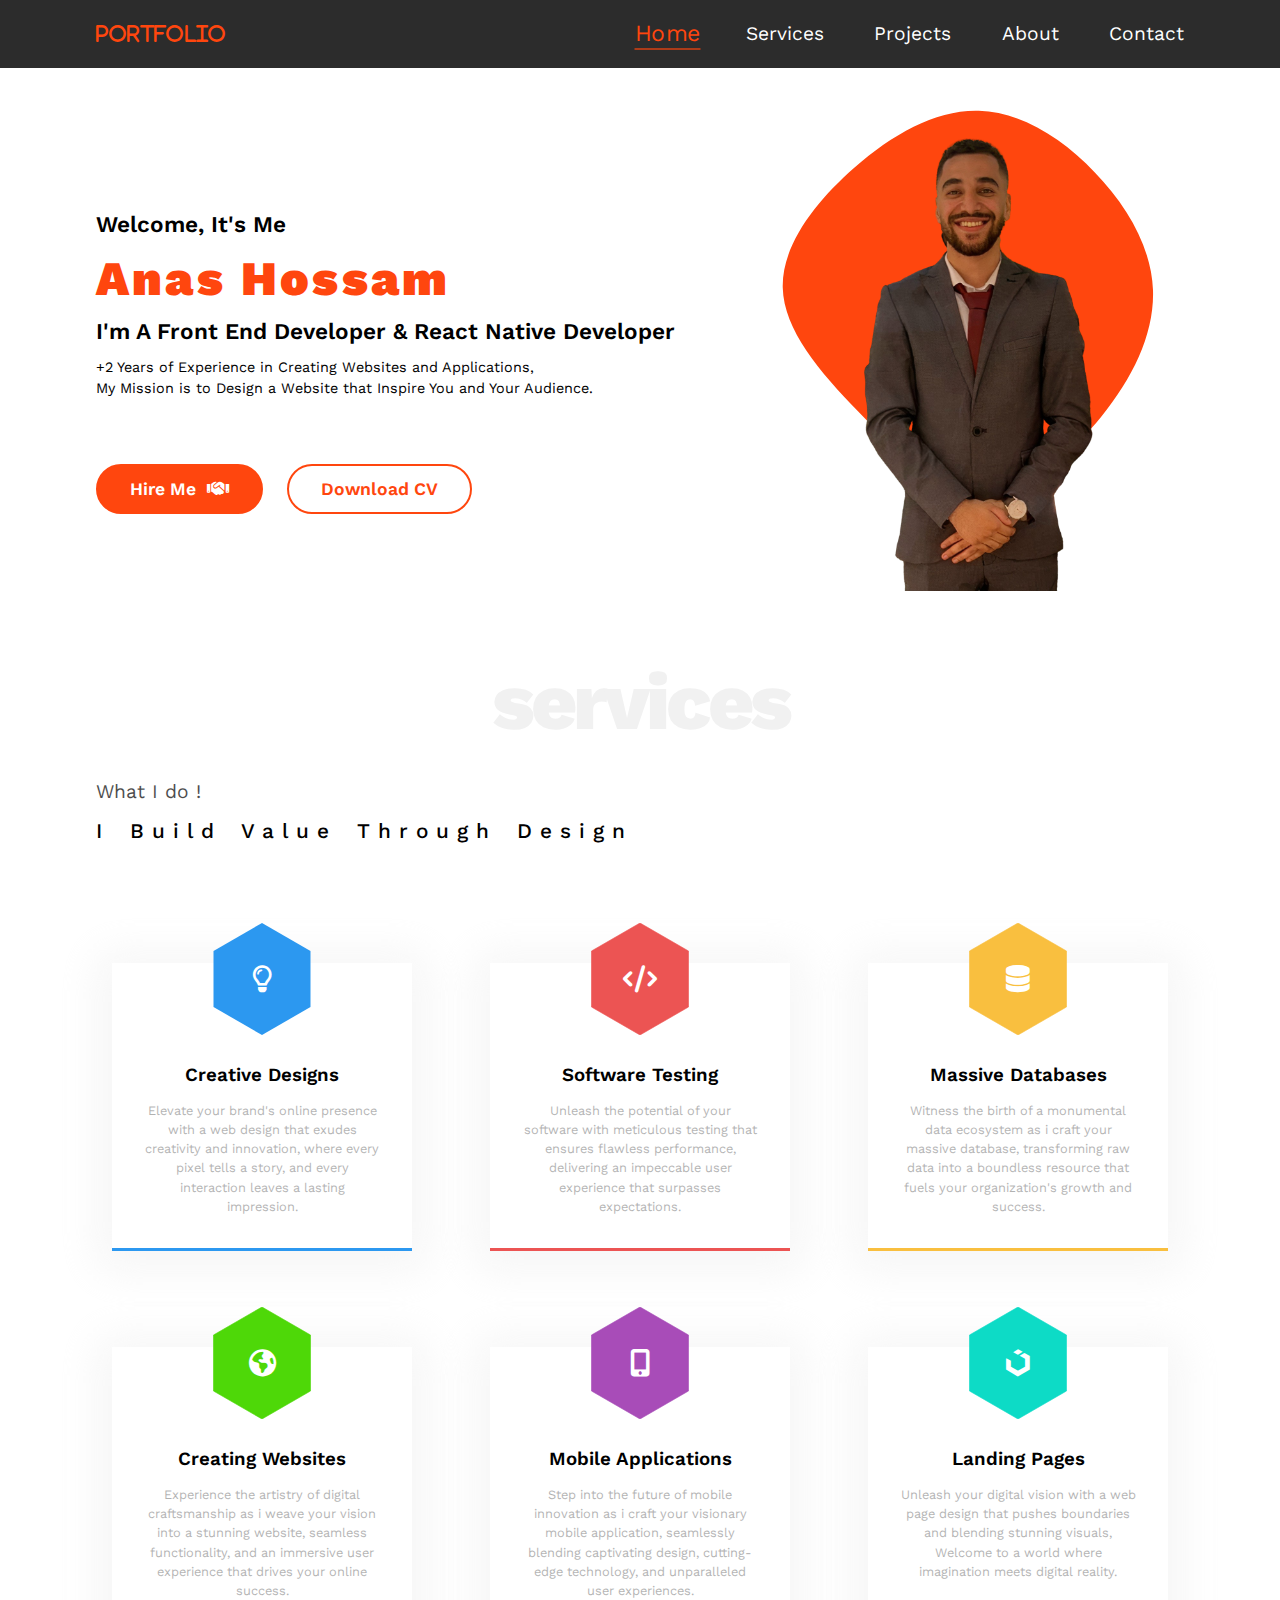
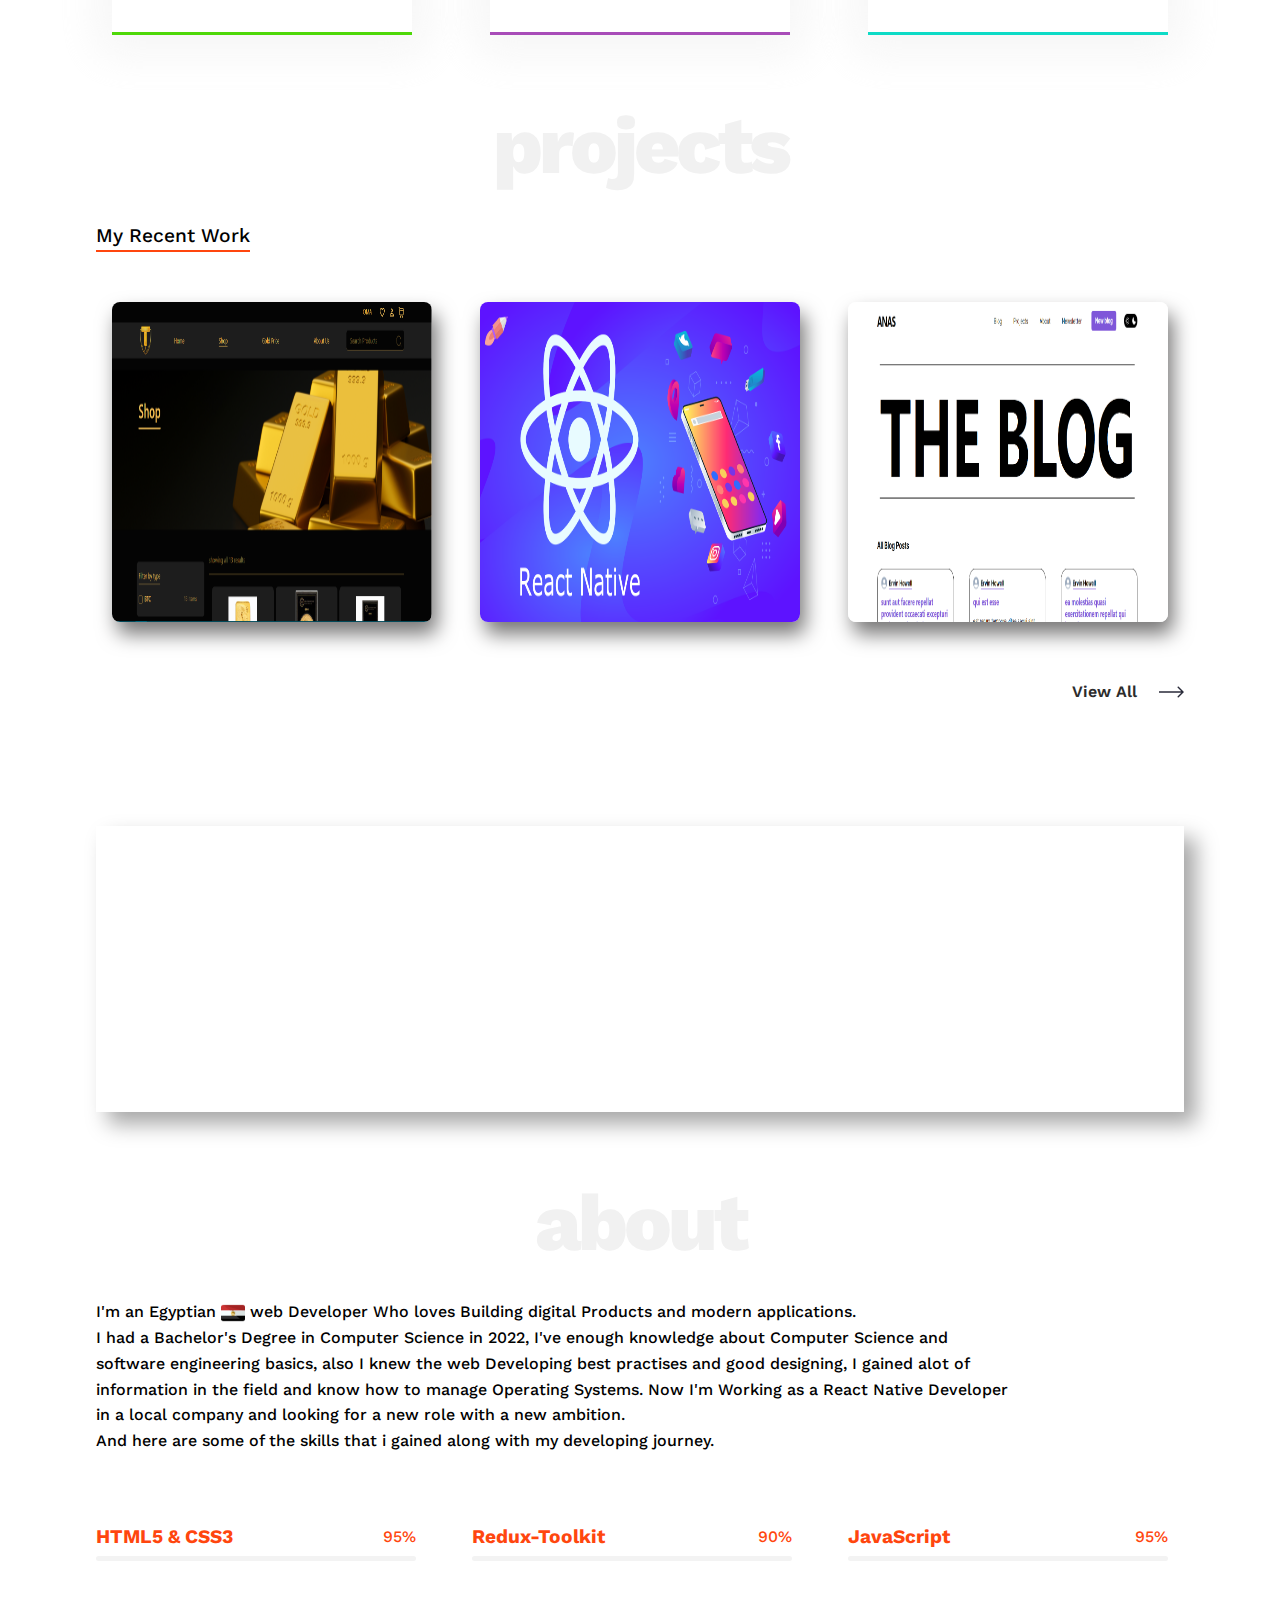
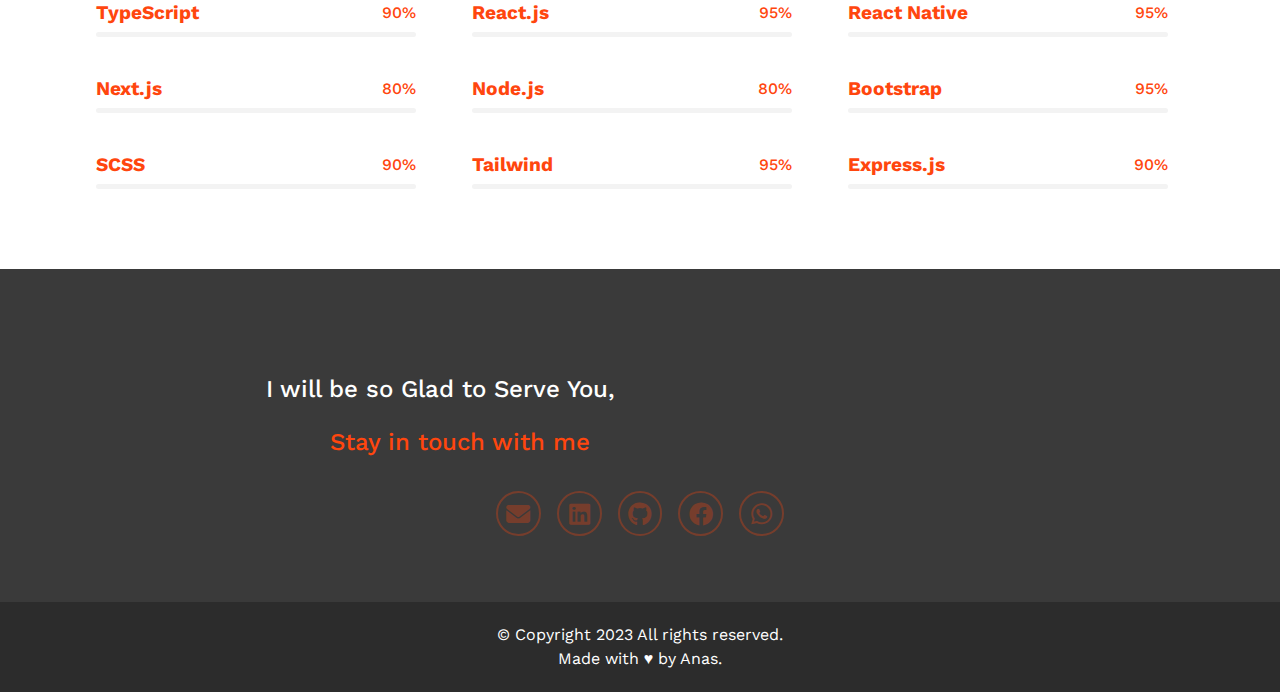
<file: index.html>
<!DOCTYPE html>
<html lang="en">

<head>
    <meta charset="UTF-8">
    <meta http-equiv="X-UA-Compatible" content="IE=edge">
    <meta name="viewport" content="width=device-width, initial-scale=1.0">
    <link rel="stylesheet" href="assets/css/all.min.css">
    <link rel="preconnect" href="https://fonts.googleapis.com">
    <link rel="preconnect" href="https://fonts.gstatic.com" crossorigin>
    <link href="https://fonts.googleapis.com/css2?family=Work+Sans:wght@400;500;600;700;800&display=swap" rel="stylesheet">
    <title>Portfolio</title>
    <link rel="stylesheet" href="assets/css/index.css">
</head>

<body>
    <!-- navbar -->
    <nav>
        <div class="container">
            <div class="bar">
                <a href="#home" class="logo fa-brands">
                    Portfolio
                </a>
                <i id="burger-menu" class="fa-solid fa-bars" onclick="toggle()"></i>
                <ul class="menu">
                    <li><a class="nav__link active" href="#home">home</a></li>
                    <li><a class="nav__link" href="#services">services</a></li>
                    <li><a class="nav__link" href="#projects">projects</a></li>
                    <li><a class="nav__link" href="#about">about</a></li>
                    <li><a class="nav__link" href="#contact">contact</a></li>
                </ul>
            </div>
        </div>
    </nav>
    <!-- end navbar -->

    <main>
        <!-- header -->
        <header id="home" class="home section">
            <div class="container">
                <div class="home-content">
                    <div class="home-about">
                        <p class="hi">welcome, it's me</p>
                        <h1 class="myName">anas hossam</h1>
                        <p class="myJob">i'm a front end developer & react native developer</p>
                        <p class="small-about">+2 Years of Experience in Creating Websites and Applications, <br> My Mission is to
                            Design a Website that Inspire You and Your Audience.</p>
                        <div class="btns">
                            <a href="mailto:anas1062000@gmail.com" class="hire-btn btn">hire me <i
                                    class="fa-solid fa-handshake"></i></a>
                            <a href="./assets/resume/Anas-Hossam-CV.pdf" class="download-btn btn" download>download CV</a>
                        </div>
                    </div>
                    <div class="the-img">
                        <div class="my-img">
                            <img src="assets/images/Me_auto_x2-removebg.png" alt="my image">
                        </div>
                    </div>
                </div>
            </div>
        </header>
        <!-- end header -->

        <!-- services -->
        <section id="services" class="services section">
            <div class="container">
                <p class="section-title">services</p>
                <div class="services-content">
                    <p class="do">What I do !</p>
                    <p class="doing">i build value through design</p>
                    <div class="services-cards">
                        <div class="card card1">
                            <div class="hexagon hexagon1">
                                <img src="./assets/images/hexagon-svgrepo-com.svg" alt="">
                                <i class="fa-regular fa-lightbulb"></i>
                            </div>
                            <h3>Creative Designs</h3>
                            <p>Elevate your brand's online presence with a web design that exudes creativity and innovation, where
                                every pixel tells a story, and every interaction leaves a lasting impression.</p>
                        </div>
                        <div class="card card2">
                            <div class="hexagon hexagon2">
                                <img src="./assets/images/hexagon-svgrepo-com1.svg" alt="">
                                <i class="services fa fa-code"></i>
                            </div>
                            <h3>Software Testing</h3>
                            <p>Unleash the potential of your software with meticulous testing that ensures flawless performance,
                                delivering an impeccable user experience that surpasses expectations.</p>
                        </div>
                        <div class="card card3">
                            <div class="hexagon hexagon3">
                                <img src="./assets/images/hexagon-svgrepo-com2.svg" alt="">
                                <i class="fa-solid fa-database"></i>
                            </div>
                            <h3>Massive Databases</h3>
                            <p>Witness the birth of a monumental data ecosystem as i craft your massive database, transforming raw
                                data into a boundless resource that fuels your organization's growth and success.</p>
                        </div>
                        <div class="card card4">
                            <div class="hexagon hexagon4">
                                <img src="./assets/images/hexagon-svgrepo-com3.svg" alt="">
                                <i class="fa-solid fa-earth-americas"></i>
                            </div>
                            <h3>Creating Websites</h3>
                            <p>Experience the artistry of digital craftsmanship as i weave your vision into a stunning website,
                                seamless functionality, and an immersive user experience that drives your online success.</p>
                        </div>
                        <div class="card card5">
                            <div class="hexagon hexagon5">
                                <img src="./assets/images/hexagon-svgrepo-com4.svg" alt="">
                                <i class="fa-solid fa-mobile-screen-button"></i>
                            </div>
                            <h3>Mobile Applications</h3>
                            <p>Step into the future of mobile innovation as i craft your visionary mobile application, seamlessly
                                blending captivating design, cutting-edge technology, and unparalleled user experiences.</p>
                        </div>
                        <div class="card card6">
                            <div class="hexagon hexagon6">
                                <img src="./assets/images/hexagon-svgrepo-com5.svg" alt="">
                                <i class="fa-brands fa-uikit"></i>
                            </div>
                            <h3>Landing Pages</h3>
                            <p>Unleash your digital vision with a web page design that pushes boundaries and blending stunning
                                visuals, Welcome to a world where imagination meets digital reality.</p>
                        </div>
                    </div>
                </div>
            </div>
        </section>
        <!-- end services -->

        <!-- projects -->
        <section id="projects" class="projects section">
            <div class="container">
                <p class="section-title">projects</p>
                <p class="work">My Recent Work</p>
                <div class="projects-boxes">
                    <div class="box1 box">
                        <div class="box-overlay">
                            <h4>gold Website <span class="technology">React.js</span></h4>
                            <div class="box-icons">
                                <a href="https://trejars.com" title="overview" class="fa-sharp fa-regular fa-eye"></a>
                                <a href="#" target="_blank" title="source code" class="fa-solid fa-code"></a>
                            </div>
                        </div>
                    </div>
                    <div class="box2 box">
                        <div class="box-overlay">
                            <h4>Estbn App <span class="technology">React Native</span></h4>
                            <div class="box-icons">
                                <a href="https://drive.google.com/drive/folders/1g3XVho7hbfkR7Me4druW7a6pYAfLFnm1?usp=drive_link"
                                    title="overview" class="fa-sharp fa-regular fa-eye"></a>
                                <a href="#" target="_blank" title="source code" class="fa-solid fa-code"></a>
                            </div>
                        </div>
                    </div>
                    <div class="box3 box">
                        <div class="box-overlay">
                            <h4>The Blog <span class="technology">Next.js/TS/Chakra UI</span></h4>
                            <div class="box-icons">
                                <a href="https://anas-blog-azure.vercel.app/" target="_blank" title="overview"
                                    class="fa-sharp fa-regular fa-eye"></a>
                                <a href="https://github.com/Anas610/ANAS-Blog" target="_blank" title="source code"
                                    class="fa-solid fa-code"></a>
                            </div>
                        </div>
                    </div>
                </div>
                <a href="./pages/all_projects.html" class="view">View All
                    <div>
                        <img src="assets/images/Arrow-right.png" alt="Arrow right">
                    </div>
                </a>
                <div class="done-prjects">
                    <div class="done">
                        <i class="fa-solid fa-laptop-code"></i>
                        <p class="p1">projects</p>
                        <p class="p2" data-goal="137">0</p>
                    </div>
                    <div class="done">
                        <i class="fa-solid fa-users"></i>
                        <p class="p1">Clients</p>
                        <p class="p2" data-goal="105">0</p>
                    </div>
                    <div class="done">
                        <i class="fa-solid fa-clock"></i>
                        <p class="p1">Working Hours</p>
                        <p class="p2" data-goal="460">0</p>
                    </div>
                    <div class="done">
                        <i class="fa-solid fa-mug-hot"></i>
                        <p class="p1">Cups of Coffee</p>
                        <p class="p2" data-goal="298">0</p>
                    </div>
                </div>
            </div>
        </section>
        <!-- end projects -->

        <!-- about -->
        <section id="about" class="about section">
            <div class="container">
                <p class="section-title">about</p>
                <p class="about-me">I'm an Egyptian <span class="flag"><img src="assets/images/egypt.png" alt="egypt flag"></span>
                    web Developer Who loves Building digital
                    Products and modern applications.
                </p>
                <p class="about-me2">I had a Bachelor's Degree in Computer Science in 2022, I've enough knowledge about Computer
                    Science and software engineering basics, also I knew the web Developing best practises and good designing, I gained alot of
                    information in the field and know how to manage Operating Systems.
                    Now I'm Working as a React Native Developer in a local company and looking for a new role with a new ambition. <br>
                    And here are some of the skills that i gained along with my developing journey.</p>
                <div class="skills-rating">
                    <div class="rate1 rate">
                        <div class="d-flex">
                            <p class="skill__title">HTML5 & CSS3</p>
                            <p class="skill__percentage">95%</p>
                        </div>
                        <div class="skill__range">
                            <span data-width="95%"></span>
                        </div>
                    </div>
                    <div class="rate2 rate">
                        <div class="d-flex">
                            <p class="skill__title">Redux-Toolkit</p>
                            <p class="skill__percentage">90%</p>
                        </div>
                        <div class="skill__range">
                            <span data-width="90%"></span>
                        </div>
                    </div>
                    <div class="rate3 rate">
                        <div class="d-flex">
                            <p class="skill__title">JavaScript</p>
                            <p class="skill__percentage">95%</p>
                        </div>
                        <div class="skill__range">
                            <span data-width="95%"></span>
                        </div>
                    </div>
                    <div class="rate4 rate">
                        <div class="d-flex">
                            <p class="skill__title">TypeScript</p>
                            <p class="skill__percentage">90%</p>
                        </div>
                        <div class="skill__range">
                            <span data-width="90%"></span>
                        </div>
                    </div>
                    <div class="rate5 rate">
                        <div class="d-flex">
                            <p class="skill__title">React.js</p>
                            <p class="skill__percentage">95%</p>
                        </div>
                        <div class="skill__range">
                            <span data-width="95%"></span>
                        </div>
                    </div>
                    <div class="rate6 rate">
                        <div class="d-flex">
                            <p class="skill__title">React Native</p>
                            <p class="skill__percentage">95%</p>
                        </div>
                        <div class="skill__range">
                            <span data-width="95%"></span>
                        </div>
                    </div>
                    <div class="rate7 rate">
                        <div class="d-flex">
                            <p class="skill__title">Next.js</p>
                            <p class="skill__percentage">80%</p>
                        </div>
                        <div class="skill__range">
                            <span data-width="80%"></span>
                        </div>
                    </div>
                    <div class="rate8 rate">
                        <div class="d-flex">
                            <p class="skill__title">Node.js</p>
                            <p class="skill__percentage">80%</p>
                        </div>
                        <div class="skill__range">
                            <span data-width="80%"></span>
                        </div>
                    </div>
                    <div class="rate9 rate">
                        <div class="d-flex">
                            <p class="skill__title">Bootstrap</p>
                            <p class="skill__percentage">95%</p>
                        </div>
                        <div class="skill__range">
                            <span data-width="95%"></span>
                        </div>
                    </div>
                    <div class="rate10 rate">
                        <div class="d-flex">
                            <p class="skill__title">SCSS</p>
                            <p class="skill__percentage">90%</p>
                        </div>
                        <div class="skill__range">
                            <span data-width="90%"></span>
                        </div>
                    </div>
                    <div class="rate11 rate">
                        <div class="d-flex">
                            <p class="skill__title">Tailwind</p>
                            <p class="skill__percentage">95%</p>
                        </div>
                        <div class="skill__range">
                            <span data-width="95%"></span>
                        </div>
                    </div>
                    <div class="rate12 rate">
                        <div class="d-flex">
                            <p class="skill__title">Express.js</p>
                            <p class="skill__percentage">90%</p>
                        </div>
                        <div class="skill__range">
                            <span data-width="90%"></span>
                        </div>
                    </div>
                </div>
            </div>
        </section>
        <!-- end about -->

        <!-- contact -->
        <section id="contact" class="contact section">
            <div class="contact-content">
                <p class="p3">I will be so Glad to Serve You,</p>
                <p class="p4"> Stay in touch with me</p>
                <div class="logos">
                    <div class="logo">
                        <a href="mailto:anas1062000@gmail.com" title="g-mail" class="fa-solid fa-envelope">
                        </a>
                    </div>
                    <div class="logo">
                        <a href="https://www.linkedin.com/in/anas-hossam-704276216/" target="_blank" title="linkedin"
                            class="fa-brands fa-linkedin">
                        </a>
                    </div>
                    <div class="logo">
                        <a href="https://github.com/Anas610" target="_blank" title="github" class="fa-brands fa-github">
                        </a>
                    </div>
                    <div class="logo">
                        <a href="https://www.facebook.com/Anas11hossam/" target="_blank" title="facebook"
                            class="fa-brands fa-facebook">
                        </a>
                    </div>
                    <div class="logo">
                        <a href="#" title="whatsapp" class="fa-brands fa-whatsapp">
                        </a>
                    </div>
                </div>
            </div>
        </section>
        <!-- end contact -->

    </main>

    <!-- footer -->
    <footer>
        <p>© Copyright 2023 All rights reserved. <br> Made with ♥ by Anas.</p>
    </footer>
    <!-- end footer -->

    <script src="./assets/js/index.js"></script>
</body>

</html>
</file>
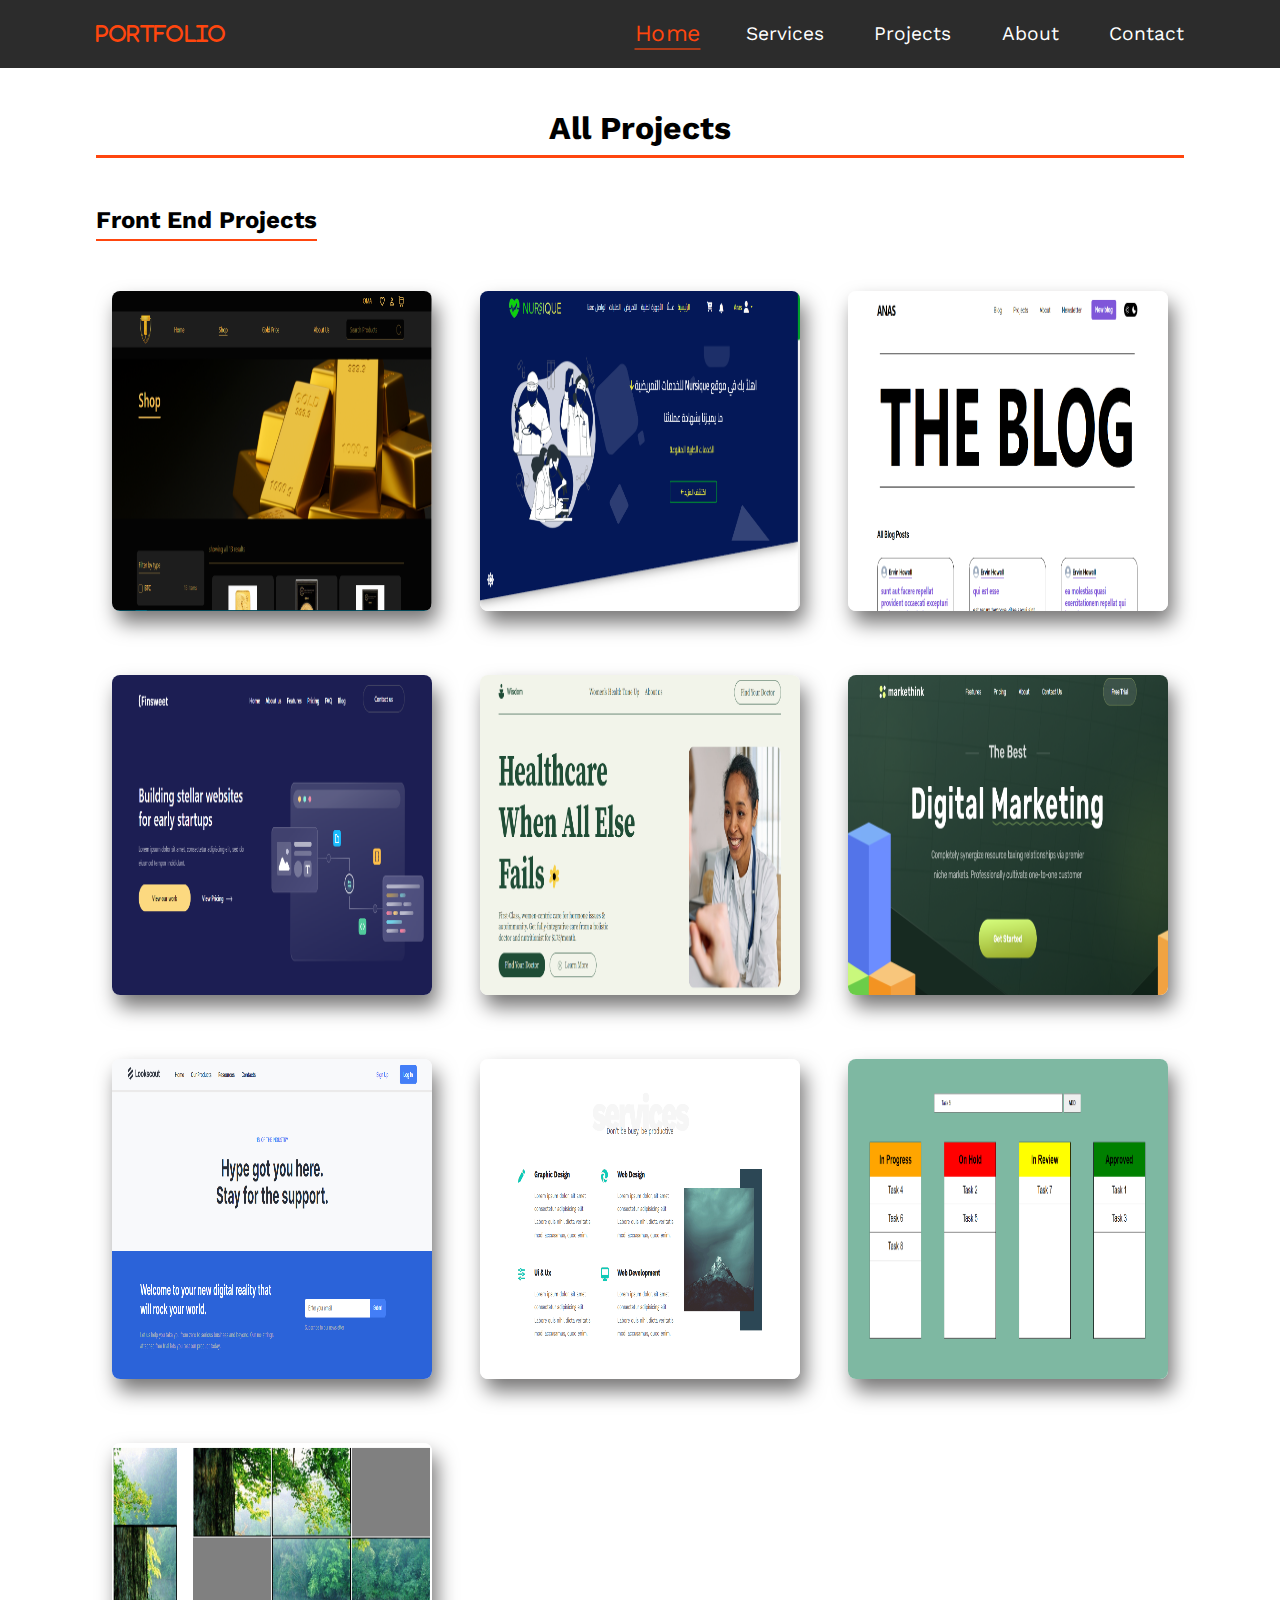
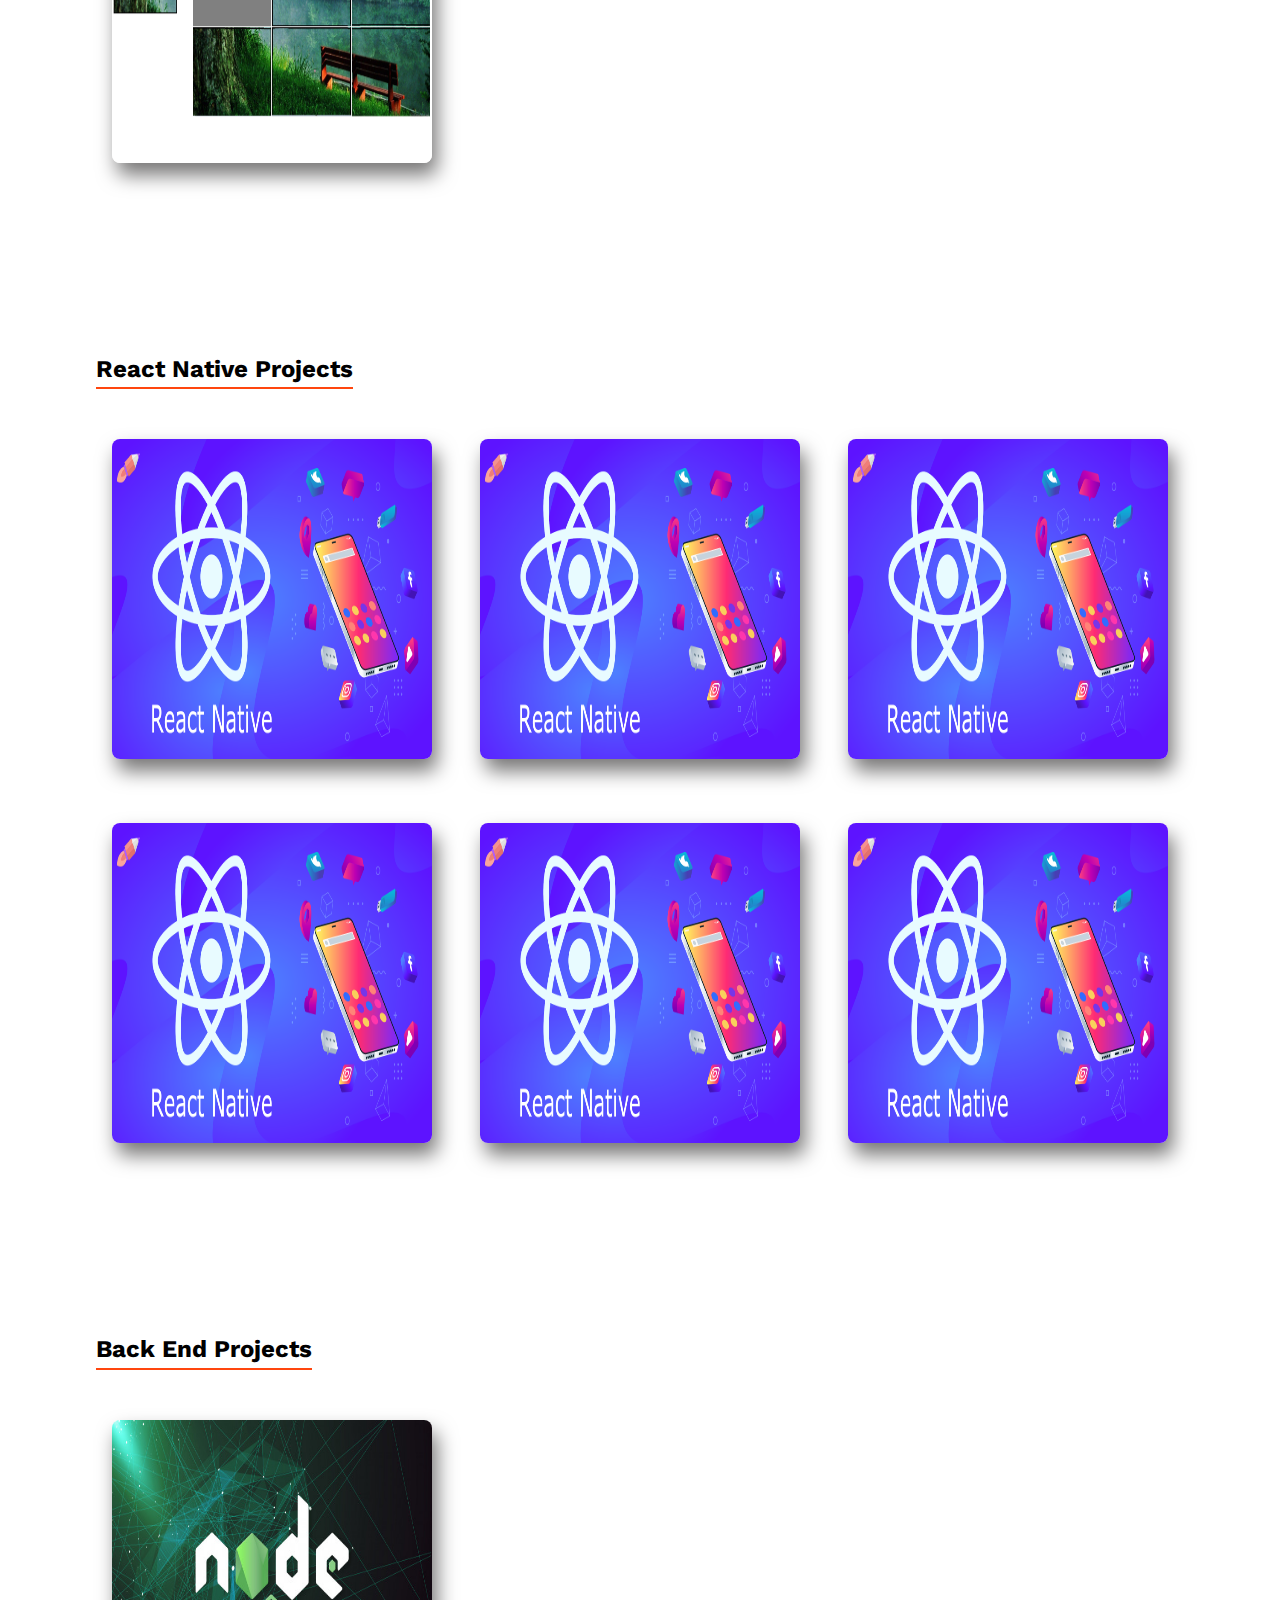
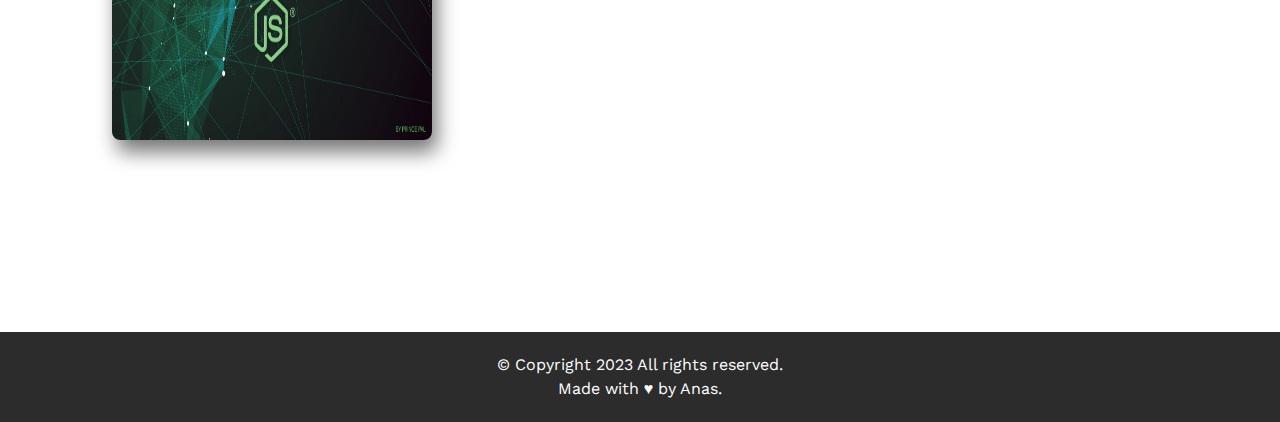
<file: pages/all_projects.html>
<!DOCTYPE html>
<html lang="en">

<head>
    <meta charset="UTF-8">
    <meta name="viewport" content="width=device-width, initial-scale=1.0">
    <link rel="stylesheet" href="../assets/css/all.min.css">
    <link rel="preconnect" href="https://fonts.googleapis.com">
    <link rel="preconnect" href="https://fonts.gstatic.com" crossorigin>
    <link href="https://fonts.googleapis.com/css2?family=Work+Sans:wght@400;500;600;700;800&display=swap" rel="stylesheet">
    <title>projects</title>
    <link rel="stylesheet" href="../assets/css/index.css">
    <link rel="stylesheet" href="../assets/css/all_projects.css">
</head>

<body>
    <!-- navbar -->
    <nav>
        <div class="container">
            <div class="bar">
                <a href="/" class="logo fa-brands">
                    Portfolio
                </a>
                <i id="burger-menu" class="fa-solid fa-bars" onclick="toggle()"></i>
                <ul class="menu">
                    <li><a class="nav__link active" href="/#home">home</a></li>
                    <li><a class="nav__link" href="/#services">services</a></li>
                    <li><a class="nav__link" href="/#projects">projects</a></li>
                    <li><a class="nav__link" href="/#about">about</a></li>
                    <li><a class="nav__link" href="/#contact">contact</a></li>
                </ul>
            </div>
        </div>
    </nav>
    <!-- end navbar -->

    <main>
        <section class="section">
            <div class="container">
                <h1 class="all-projects">all projects</h1>

                <!-- Front End -->
                <div class="front-end-section field">
                    <h2>front end projects</h2>
                    <div class="front-end-projects">
                        <div class="projects-boxes">
                            <div class="front-box-1 box">
                                <div class="box-overlay">
                                    <h4>Gold Website <span class="technology">React.js</span></h4>
                                    <div class="box-icons">
                                        <a href="https://trejars.com" title="overview" class="fa-sharp fa-regular fa-eye"></a>
                                        <a href="#" target="_blank" title="source code" class="fa-solid fa-code"></a>
                                    </div>
                                </div>
                            </div>
                            <div class="front-box-2 box">
                                <div class="box-overlay">
                                    <h4>Nursique Website <span class="technology">React.js</span></h4>
                                    <div class="box-icons">
                                        <a href="#" title="overview" class="fa-sharp fa-regular fa-eye"></a>
                                        <a href="https://github.com/Anas610/ITI-React-Project" target="_blank" title="source code"
                                            class="fa-solid fa-code"></a>
                                    </div>
                                </div>
                            </div>
                            <div class="front-box-3 box">
                                <div class="box-overlay">
                                    <h4>The Blog <span class="technology">Next.js/TS/Chakra UI</span></h4>
                                    <div class="box-icons">
                                        <a href="https://anas-blog-azure.vercel.app/" target="_blank" title="overview"
                                            class="fa-sharp fa-regular fa-eye"></a>
                                        <a href="https://github.com/Anas610/ANAS-Blog" target="_blank" title="source code"
                                            class="fa-solid fa-code"></a>
                                    </div>
                                </div>
                            </div>
                            <div class="front-box-4 box">
                                <div class="box-overlay">
                                    <h4>Figma Finsweet <span class="technology">HTML/CSS</span></h4>
                                    <div class="box-icons">
                                        <a href="https://finsweet-liard.vercel.app/" target="_blank" title="overview"
                                            class="fa-sharp fa-regular fa-eye"></a>
                                        <a href="https://github.com/Anas610/Finsweet.git" target="_blank" title="source code"
                                            class="fa-solid fa-code"></a>
                                    </div>
                                </div>
                            </div>
                            <div class="front-box-5 box">
                                <div class="box-overlay">
                                    <h4>Figma Wisdom <span class="technology">HTML/CSS</span></h4>
                                    <div class="box-icons">
                                        <a href="https://wisdom-phi.vercel.app/" target="_blank" title="overview"
                                            class="fa-sharp fa-regular fa-eye"></a>
                                        <a href="https://github.com/Anas610/Wisdom.git" target="_blank" title="source code"
                                            class="fa-solid fa-code"></a>
                                    </div>
                                </div>
                            </div>
                            <div class="front-box-6 box">
                                <div class="box-overlay">
                                    <h4>Figma Markethink <span class="technology">HTML/CSS</span></h4>
                                    <div class="box-icons">
                                        <a href="https://markethink-gamma.vercel.app/" target="_blank" title="overview"
                                            class="fa-sharp fa-regular fa-eye"></a>
                                        <a href="https://github.com/Anas610/Markethink.git" target="_blank" title="source code"
                                            class="fa-solid fa-code"></a>
                                    </div>
                                </div>
                            </div>
                            <div class="front-box-7 box">
                                <div class="box-overlay">
                                    <h4>Figma Lookscout <span class="technology">HTML/CSS</span></h4>
                                    <div class="box-icons">
                                        <a href="https://lookscout-sandy.vercel.app/" target="_blank" title="overview"
                                            class="fa-sharp fa-regular fa-eye"></a>
                                        <a href="https://github.com/Anas610/Lookscout.git" target="_blank" title="source code"
                                            class="fa-solid fa-code"></a>
                                    </div>
                                </div>
                            </div>
                            <div class="front-box-8 box">
                                <div class="box-overlay">
                                    <h4>Leon Design <span class="technology">HTML/CSS</span></h4>
                                    <div class="box-icons">
                                        <a href="https://leon-steel.vercel.app/" target="_blank" title="overview"
                                            class="fa-sharp fa-regular fa-eye"></a>
                                        <a href="https://github.com/Anas610/Leon.git" target="_blank" title="source code"
                                            class="fa-solid fa-code"></a>
                                    </div>
                                </div>
                            </div>
                            <div class="front-box-9 box">
                                <div class="box-overlay">
                                    <h4>Trello <span class="technology">HTML/CSS/JS</span></h4>
                                    <div class="box-icons">
                                        <a href="#" title="overview" class="fa-sharp fa-regular fa-eye"></a>
                                        <a href="#" title="source code" class="fa-solid fa-code"></a>
                                    </div>
                                </div>
                            </div>
                            <div class="front-box-10 box">
                                <div class="box-overlay">
                                    <h4>Buzzle <span class="technology">HTML/CSS/JS</span></h4>
                                    <div class="box-icons">
                                        <a href="#" title="overview" class="fa-sharp fa-regular fa-eye"></a>
                                        <a href="#" title="source code" class="fa-solid fa-code"></a>
                                    </div>
                                </div>
                            </div>
                        </div>
                    </div>
                </div>
                <!-- Front End -->

                <!-- React Native -->
                <div class="react-native-section field">
                    <h2>react native projects</h2>
                    <div class="react-native-projects">
                        <div class="projects-boxes">
                            <div class="native-box box">
                                <div class="box-overlay">
                                    <h4>Estbn App <span class="technology">React Native</span></h4>
                                    <div class="box-icons">
                                        <a href="https://drive.google.com/drive/folders/1g3XVho7hbfkR7Me4druW7a6pYAfLFnm1?usp=drive_link"
                                            title="overview" class="fa-sharp fa-regular fa-eye"></a>
                                        <a href="#" target="_blank" title="source code" class="fa-solid fa-code"></a>
                                    </div>
                                </div>
                            </div>
                            <div class="native-box box">
                                <div class="box-overlay">
                                    <h4>Nursique App <span class="technology">React Native</span></h4>
                                    <div class="box-icons">
                                        <a href="#" title="overview" class="fa-sharp fa-regular fa-eye"></a>
                                        <a href="https://github.com/Anas610/ITI-ReactNative-Project" target="_blank"
                                            title="source code" class="fa-solid fa-code"></a>
                                    </div>
                                </div>
                            </div>
                            <div class="native-box box">
                                <div class="box-overlay">
                                    <h4>S.Provider App <span class="technology">React Native</span></h4>
                                    <div class="box-icons">
                                        <a href="https://drive.google.com/drive/folders/1Jim31xJOyJMTpjyuL3ekG3YXZ6-p1h6Y?usp=drive_link"
                                            title="overview" class="fa-sharp fa-regular fa-eye"></a>
                                        <a href="#" target="_blank" title="source code" class="fa-solid fa-code"></a>
                                    </div>
                                </div>
                            </div>
                            <div class="native-box box">
                                <div class="box-overlay">
                                    <h4>NCR App <span class="technology">React Native</span></h4>
                                    <div class="box-icons">
                                        <a href="https://drive.google.com/drive/folders/1ASPnnC0vJntINsZuDs4OfHFH2ZiRS99s?usp=drive_link"
                                            title="overview" class="fa-sharp fa-regular fa-eye"></a>
                                        <a href="#" target="_blank" title="source code" class="fa-solid fa-code"></a>
                                    </div>
                                </div>
                            </div>
                            <div class="native-box box">
                                <div class="box-overlay">
                                    <h4>KhairUma App <span class="technology">React Native</span></h4>
                                    <div class="box-icons">
                                        <a href="https://drive.google.com/drive/folders/1ykuSSsn1XWCv4yreMu-LLgBRYwVOhCI-?usp=drive_link"
                                            title="overview" class="fa-sharp fa-regular fa-eye"></a>
                                        <a href="#" target="_blank" title="source code" class="fa-solid fa-code"></a>
                                    </div>
                                </div>
                            </div>
                            <div class="native-box box">
                                <div class="box-overlay">
                                    <h4>SphereMail App <span class="technology">React Native</span></h4>
                                    <div class="box-icons">
                                        <a href="https://drive.google.com/drive/folders/1gUouwc8EbfgWq2zKBflpoyEicWuuM7ZY?usp=drive_link"
                                            title="overview" class="fa-sharp fa-regular fa-eye"></a>
                                        <a href="#" target="_blank" title="source code" class="fa-solid fa-code"></a>
                                    </div>
                                </div>
                            </div>
                        </div>
                    </div>
                </div>
                <!-- React Native -->

                <!-- Back End -->
                <div class="back-end-section field">
                    <h2>back end projects</h2>
                    <div class="back-end-projects">
                        <div class="projects-boxes">
                            <div class="back-box-1 box">
                                <div class="box-overlay">
                                    <h4>Nursique DB <span class="technology">Node.js MongoDB</span></h4>
                                    <div class="box-icons">
                                        <a href="#" title="overview" class="fa-sharp fa-regular fa-eye"></a>
                                        <a href="https://github.com/Anas610/ITI-NodeJS-Project" target="_blank"
                                            title="source code" class="fa-solid fa-code"></a>
                                    </div>
                                </div>
                            </div>
                        </div>
                    </div>
                </div>
                <!-- Back End -->
            </div>
        </section>
    </main>

    <!-- footer -->
    <footer>
        <p>© Copyright 2023 All rights reserved. <br> Made with ♥ by Anas.</p>
    </footer>
    <!-- end footer -->

    <script src="../assets/js/index.js"></script>
</body>

</html>
</file>
<file: assets/css/index.css>
:root {
    --main-color: #2c2c2c;
    --con-color: #3a3a3a;
    --primary-color: #ff460e;
    --c1-color: #2C98F0;
    --c2-color: #EC5453;
    --c3-color: #F9BF3F;
    --c4-color: #4ed808;
    --c5-color: #A84CB8;
    --c6-color: #0ddbc6
}

html {
    scroll-behavior: smooth;
}

* {
    box-sizing: border-box;
    padding: 0;
    margin: 0;
}

.container {
    margin: 0 auto;
    width: 85%;
}

.section-title {
    font-size: 5rem;
    margin-bottom: 2rem;
    text-align: center;
    font-weight: 800;
    letter-spacing: -4px;
    color: #f1f1f1;
}

a {
    text-decoration: none;
}

img {
    display: block;
    width: 100%;
}

body {
    font-family: 'work sans', sans-serif;
}



/* navbar */
nav {
    background-color: var(--main-color);
    position: fixed;
    width: 100%;
    z-index: 100
}

.bar {
    color: white;
    padding: 1.3rem 0;
    display: flex;
    justify-content: space-between;
    align-items: center;
    font-size: 1.2rem;
    text-transform: capitalize;
}

.bar .logo {
    color: var(--primary-color)
}

.bar>.menu {
    list-style: none;
    transition: .3s;
}

.bar>.menu>li>a {
    color: white;
    transition: .3s;
    padding: 3px 0;
    display: inline-block;
}

.bar>.menu>li:hover a {
    transform: scale(1.20, 1.20)
}

.active {
    border-bottom: 1.8px solid var(--primary-color) !important;
    transform: scale(1.20, 1.20);
    color: var(--primary-color) !important;
}


@media (max-width: 576px) {
    html {
        font-size: 8px;
    }

    .container {
        width: 95%
    }

    .section {
        padding: 3rem 0 0;
    }

    .bar {
        padding: 1rem 0;
        flex-wrap: wrap;
    }

    .bar>.menu {
        display: none;
        justify-content: center;
        flex-wrap: wrap;
        padding-top: 1.5rem;
    }

    .bar>i {
        display: block;
        cursor: pointer;
    }

    .bar>.menu>li>a {
        margin: .5rem 15.5rem;
        text-align: center;
        padding: 1px 0;
    }
}

@media (min-width: 576px) {
    .container {
        width: 90%
    }

    .section {
        padding: 3rem 0 0;
    }

    .bar {
        flex-wrap: wrap;
    }

    .bar>.menu {
        display: none;
        justify-content: center;
        flex-wrap: wrap;
        padding-top: 1.5rem;
    }

    .bar>i {
        display: block;
        cursor: pointer;
    }

    .bar>.menu>li>a {
        margin: .5rem 13rem;
        padding: 1px 0;
    }
}

@media (min-width: 768px) {
    .container {
        width: 85%
    }

    .section {
        padding: 4rem 0 0;
    }

    .bar>.menu {
        width: 60%;
        list-style: none;
        display: flex;
        flex-direction: row;
        flex-wrap: nowrap;
        justify-content: space-between;
        align-items: center;
        padding: 0;
    }

    .bar>i {
        display: none;
    }

    .bar>.menu>li>a {
        margin: 0;
    }
}

@media (min-width: 992px) {
    .bar>.menu {
        width: 50%;
    }
}



/* header */
.home-content {
    display: flex;
    justify-content: space-between;
    flex-wrap: wrap;
}

.the-img {
    background-image: url(../images/blob5.svg);
    animation: move 1s linear infinite alternate;
    background-repeat: no-repeat;
    overflow: hidden;
    background-size: cover;
}

.my-img {
    width: 95%;
    height: 100%;
    margin: 0 auto;
}

.home-about>.hi {
    font-weight: 600;
    font-size: 1.41rem;
    line-height: 1.5;
    text-transform: capitalize;
}

.home-about .myName {
    font-weight: 900;
    font-size: 3rem;
    letter-spacing: .2rem;
    text-transform: capitalize;
    margin: .5rem 0;
    color: var(--primary-color);
}

.home-about>.myJob {
    text-transform: capitalize;
    font-size: 1.41rem;
    font-weight: 600;
    line-height: 1.5;
}

.home-about>.small-about {
    font-size: .90rem;
    line-height: 1.5;
    margin-top: .5rem;
}

.home-about .btns {
    display: flex;
    flex-wrap: nowrap;
}

.btn {
    text-transform: capitalize;
    margin: 1rem 0;
    font-size: 1.1rem;
    font-weight: 600;
    border-radius: 2rem;
    cursor: pointer;
    display: flex;
    align-items: center;
    transition: .3s;
    background-color: var(--primary-color);
    border: 2px solid var(--primary-color);
}

.home-about .hire-btn {
    color: white;
    margin-right: 1.5rem;
}

.home-about .hire-btn>i {
    margin-left: .7rem;
}

.home-about .hire-btn:hover {
    color: var(--primary-color);
    background-color: white;
}

.home-about .download-btn {
    color: var(--primary-color);
    background-color: white;
}

.home-about .download-btn:hover {
    background-color: var(--primary-color);
    color: white
}


@media (max-width: 576px) {
    html {
        font-size: 10px;
    }

    header {
        padding-top: 5rem !important;
    }

    .the-img {
        background-position: center -40px;
        margin-top: 2rem !important;
    }

    .the-img,
    .home-about {
        width: 90%;
        max-width: 33rem;
        margin: 0 auto;
    }

    .home-about .btns {
        margin-top: 1rem;
    }

    .btn {
        padding: .8rem 1.6rem;
    }

    @keyframes move {
        to {
            background-position: center -15px;
        }
    }
}

@media (min-width: 576px) {
    html {
        font-size: 12px;
    }

    header {
        padding-top: 5rem !important;
    }

    .the-img {
        width: 21.124rem;
        background-position: center -45px;
    }

    .home-about {
        width: 22.076rem;
        padding-top: 3rem;
    }

    .home-about .btns {
        margin-top: 1rem;
    }

    .btn {
        padding: .8rem 1.6rem;
    }

    @keyframes move {
        to {
            background-position: center -20px;
        }
    }
}

@media (min-width: 768px) {
    html {
        font-size: 14px;
    }

    .the-img {
        width: 22.6rem;
        background-size: cover;
        background-position: center -45px;
    }

    .home-about {
        width: 24rem;
        padding-top: 3rem;
    }

    .home-about .btns {
        margin-top: 2rem;
    }

    .btn {
        padding: .8rem 2rem;
    }

    @keyframes move {
        to {
            background-position: center -20px;
        }
    }
}

@media (min-width: 992px) {
    html {
        font-size: 16px;
    }

    header {
        padding-top: 6rem !important;
    }

    .the-img {
        width: 25.5rem;
        background-position: center -55px;
    }

    .home-about {
        width: 27.2rem;
        padding-top: 5rem;
    }

    .home-about .btns {
        margin-top: 3rem;
    }

    @keyframes move {
        to {
            background-position: center -30px;
        }
    }
}

@media (min-width: 1200px) {
    .the-img {
        width: 25.5rem;
    }
    
    .home-about {
        width: 38rem;
        padding-top: 7rem;
    }
}



/* services */
.services {
    margin-bottom: -6rem;
}

.services .do {
    opacity: .7;
    font-size: 1.2rem;
}

.services .doing {
    font-size: 1.3rem;
    font-weight: 500;
    word-spacing: .3125rem;
    letter-spacing: .5rem;
    margin: 1rem 0;
    text-transform: capitalize;
}

.services .services-cards {
    margin-top: 7.5rem;
    display: flex;
    flex-wrap: wrap;
    justify-content: space-between;
}

.services-cards>.card {
    text-align: center;
    width: 18.75rem;
    padding: 0 2rem 1rem;
    margin: 0 1rem;
    box-shadow: 0px .3125rem 2.5rem .9375rem #eeeeee8a;
    transition: .8s;
    margin-bottom: 6rem;
}

.services-cards>.card:hover {
    transform: scaleY(1.15);
}

.services-cards>.card:hover p {
    opacity: 1;
}

.services-cards>.card1 {
    border-bottom: 3px solid var(--c1-color);
}

.services-cards>.card2 {
    border-bottom: 3px solid var(--c2-color);
}

.services-cards>.card3 {
    border-bottom: 3px solid var(--c3-color);
}

.services-cards>.card4 {
    border-bottom: 3px solid var(--c4-color);
}

.services-cards>.card5 {
    border-bottom: 3px solid var(--c5-color);
}

.services-cards>.card6 {
    border-bottom: 3px solid var(--c6-color);
}

.services-cards>.card>.hexagon {
    position: relative;
    overflow: hidden;
    width: 7rem;
    margin: 0 auto;
    transform: translateY(-2.5rem);
    color: white;
}

.services-cards>.card>.hexagon>i {
    position: absolute;
    left: 50%;
    top: 50%;
    transform: translate(-50%, -50%);
    font-size: 1.7rem;
}

.services-cards>.card>h3 {
    font-weight: 600;
    margin: .3125rem 0 .9375rem;
    transform: translateY(-1rem);
}

.services-cards>.card>p {
    font-size: .8rem;
    line-height: 1.5;
    opacity: .3;
    transform: translateY(-1rem);
}

@media (max-width: 576px) {
    .services .services-cards {
        justify-content: center;
    }
}



/* projects */
.projects>.container>.work {
    font-size: 1.2rem;
    font-weight: 500;
    padding-bottom: 3px;
    width: fit-content;
    border-bottom: 2px solid var(--primary-color);
}

.projects-boxes {
    display: flex;
    justify-content: space-between;
    flex-wrap: wrap;
    margin: 3.125rem 0 0;
}

.projects-boxes>.box {
    transition: .8s;
    box-shadow: .3125rem .75rem 1.25rem rgb(119, 118, 118);
    border-radius: .5rem;
    overflow: hidden;
    width: 20rem;
    height: 20rem;
    background-size: 100% 100%;
    background-position: center;
    background-repeat: no-repeat;
    margin: 0 1rem;
    margin-bottom: 4rem;
}

.projects-boxes>.box:hover {
    transform: scale(1.1);
    background-size: 110% 110%;
}

.box1 {
    background-image: url(../images/gold.PNG);
}

.box2 {
    background-image: url(../images/React-Native.png);
}

.box3 {
    background-image: url(../images/the-blog.png);
}

.projects-boxes>.box>.box-overlay {
    font-weight: 600;
    padding: 1.4rem 1rem;
    color: #fff;
    background-color: rgba(44, 44, 44, .8);
    transform: translateY(20rem);
    transition: .8s;
    opacity: .3;
    display: flex;
    justify-content: space-between;
    align-items: center;
}

.projects-boxes>.box:hover .box-overlay {
    opacity: 1;
    transform: translateY(16.3rem);
}

.box-overlay h4 {
    font-size: 1.05rem;
}

.box-overlay .technology {
    font-size: .70rem;
    color: var(--primary-color);
}

.box>.box-overlay>.box-icons {
    display: flex;
    justify-content: space-between;
    width: 20%;
    align-items: center;
}

.box>.box-overlay>.box-icons>a {
    color: #fff;
    transition: .3s;
}

.box>.box-overlay>.box-icons>a:hover {
    transform: scale(1.3, 1.3);
    color: var(--primary-color);
}

.projects .view {
    display: flex;
    justify-content: space-between;
    align-items: center;
    width: 7rem;
    font-weight: 600;
    margin-left: auto;
    margin-bottom: 8rem;
    cursor: pointer;
    transition: .3s;
    line-height: 0;
    color: var(--main-color) !important;
}

.projects .view:hover {
    transform: scale(1.1);
}


.done-prjects {
    display: flex;
    justify-content: space-around;
    align-items: center;
    margin-top: 5rem;
    padding: 4rem 0;
    background-image: url(../images/laptop.jpg);
    background-attachment: fixed;
    background-size: cover;
    background-repeat: no-repeat;
    background-position: center;
    box-shadow: .75rem .75rem 1.25rem #a7a7a7;
}

.done {
    text-align: center;
    line-height: 1.8;
    font-size: 1.5rem;
    color: white;
}

.done>i {
    opacity: .6;
}

.done>.p1 {
    opacity: .5;
}

.done>.p2 {
    font-weight: 700;
    font-size: 1.8rem;
    margin-top: 1.25rem;
    opacity: .7;
}

@media (max-width: 1242px) {
    .projects-boxes {
        justify-content: space-around;
    }
}



/* about */
.about .about-me {
    font-weight: 500;
}

.about .about-me .flag {
    display: inline-block;
    vertical-align: middle;
    width: 1.5rem;
    height: 1.5rem;
}

.about .about-me2 {
    font-weight: 500;
    line-height: 1.6;
    width: 85%;
}

.skills-rating {
    margin: 2rem 0 5rem;
    display: flex;
    justify-content: space-between;
    flex-wrap: wrap;
}

.skills-rating .rate {
    margin-top: 2.5rem;
    padding-right: 1rem;
}

.rate .d-flex {
    display: flex;
    justify-content: space-between;
    align-items: center;
}

.skills-rating .skill__title {
    font-size: 1.2rem;
    font-weight: 700;
    color: var(--primary-color);
}

.skills-rating .skill__percentage {
    font-size: 1rem;
    font-weight: 500;
    color: var(--primary-color);
}

.skills-rating .skill__range {
    width: 20rem;
    height: .3125rem;
    background-color: #f3f3f3;
    margin-top: .5rem;
    border-radius: .3125rem;
    position: relative;
}

.skill__range span {
    border-radius: .3125rem;
    position: absolute;
    height: 100%;
    top: 0;
    width: 0;
    transition: 1s linear;
    background-color: var(--primary-color);
}

@media (max-width: 576px) {
    .skills-rating .rate {
        margin: 2.5rem auto 0;
    }
}



/* contact */
.contact {
    background-color: var(--con-color);
    color: white;
    padding: 6rem 0;
}

.contact-content {
    line-height: 2;
    font-size: 1.5rem;
    font-weight: 500
}

.contact-content>.p3 {
    margin: 0 auto;
    width: fit-content;
    transform: translate(-12.5rem, 0);
}

.contact-content>.p4 {
    margin: 0 auto;
    width: fit-content;
    color: var(--primary-color);
    transform: translate(-11.25rem, .3125rem);
}

.logos {
    width: 18rem;
    margin: 0 auto;
    transform: translate(0, 30px);
    display: flex;
    justify-content: space-between;
}

.logos .logo {
    width: 2.8rem;
    height: 2.8rem;
    border-radius: 50%;
    border: .125rem solid var(--primary-color);
    display: flex;
    align-items: center;
    justify-content: center;
    cursor: pointer;
    transition: .2s;
    opacity: .3;
}

.logo>a {
    color: var(--primary-color)
}

.logos>.logo:hover {
    opacity: 1;
}

@media (max-width: 576px) {
    .contact-content .p3 {
        transform: translate(-2rem, 0);
    }
    
    .contact-content>.p4 {
        transform: translate(-3.5rem, .3125rem);
    }
}



/* footer */
footer {
    padding: 1.3rem;
    line-height: 1.5;
    text-align: center;
    color: white;
    background-color: var(--main-color);
}
</file>
<file: assets/css/all_projects.css>
.all-projects {
    text-align: center;
    border-bottom: 3px solid var(--primary-color);
    padding: 2.8rem 0 .5rem;
    font-size: 2rem;
    color: black;
    text-transform: capitalize;
}

.field {
    margin: 8rem 0;
    color: black;
}

.field h2 {
    text-transform: capitalize;
    width: fit-content;
    border-bottom: 2px solid var(--primary-color);
    padding-bottom: .3rem;
}

.front-end-section {
    margin-top: 3rem !important;
}

.front-box-1 {
    background-image: url(../images/gold.PNG);
}

.front-box-2 {
    background-image: url(../images/nursique.png);
}

.front-box-3 {
    background-image: url(../images/the-blog.png);
}

.front-box-4 {
    background-image: url(../images/finsweet.png);
}

.front-box-5 {
    background-image: url(../images/wisdom.png);
}

.front-box-6 {
    background-image: url(../images/markthink.png);
}

.front-box-7 {
    background-image: url(../images/lookscout.png);
}

.front-box-8 {
    background-image: url(../images/leon.png);
}

.front-box-9 {
    background-image: url(../images/Trello.png);
}

.front-box-10 {
    background-image: url(../images/drag-and-drop.png);
}


.native-box {
    background-image: url(../images/React-Native.png);
}


.back-box-1 {
    background-image: url(../images/node.jpg);
}
</file>
